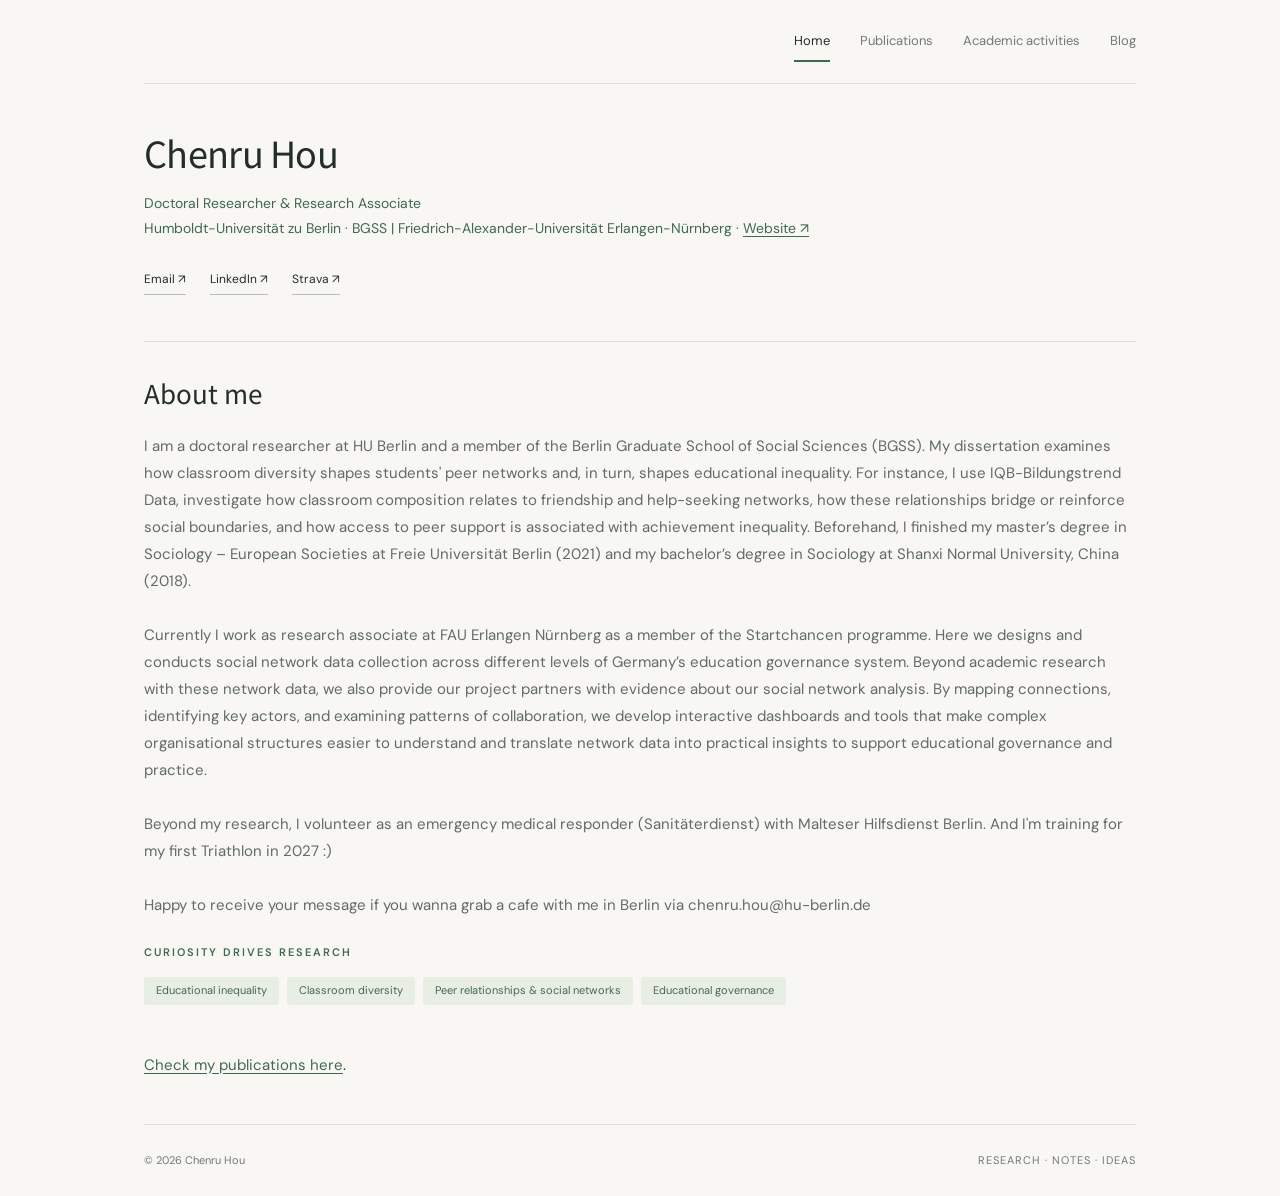
<file: index.html>
<!doctype html><html lang="en"><head><meta charset="utf-8"><meta name="viewport" content="width=device-width, initial-scale=1"><meta name="description" content="Chenru Hou is a doctoral researcher in sociology of education at HU Berlin and a research associate at FAU. Research on classroom diversity, peer networks, and educational inequality."><link rel="canonical" href="https://chenru-hou.github.io/"><meta property="og:url" content="https://chenru-hou.github.io/"><meta property="og:type" content="website"><meta property="og:title" content="Home · Chenru Hou"><meta property="og:description" content="Chenru Hou is a doctoral researcher in sociology of education at HU Berlin and a research associate at FAU. Research on classroom diversity, peer networks, and educational inequality."><script type="application/ld+json">{"@context": "https://schema.org", "@type": "Person", "name": "Chenru Hou", "url": "https://chenru-hou.github.io", "jobTitle": "Doctoral Researcher & Research Associate", "sameAs": ["https://www.linkedin.com/in/chenru-hou", "https://www.strava.com/athletes/106251695"]}</script><title>Home · Chenru Hou</title><link rel="stylesheet" href="assets/style.css"><link rel="icon" href="data:image/svg+xml,%3Csvg xmlns='http://www.w3.org/2000/svg' viewBox='0 0 32 32'%3E%3Ccircle cx='16' cy='16' r='12' fill='%23416950'/%3E%3C/svg%3E"></head><body><a class="skip" href="#main">Skip to content</a><div class="shell"><header><nav aria-label="Main navigation"><a href="index.html" aria-current="page">Home</a><a href="publications.html">Publications</a><a href="conference.html">Academic activities</a><a href="blog.html">Blog</a></nav></header><main id="main"><section class="hero"><div><h1>Chenru Hou</h1><div class="role">Doctoral Researcher &amp; Research Associate<br>Humboldt-Universität zu Berlin · BGSS | Friedrich-Alexander-Universität Erlangen-Nürnberg · <a href="https://www.paedagogik.phil.fau.de/person/chenru-hou/">Website ↗</a></div><p class="intro" hidden></p><div class="social"><a href="mailto:chenru.hou@hu-berlin.de">Email ↗</a><a href="https://www.linkedin.com/in/chenru-hou">LinkedIn ↗</a><a href="https://www.strava.com/athletes/106251695">Strava ↗</a></div></div></section><section class="section"><div class="section-title"><h2>About me</h2></div><div class="about-grid"><p>I am a doctoral researcher at HU Berlin and a member of the Berlin Graduate School of Social Sciences (BGSS). My dissertation examines how classroom diversity shapes students&#x27; peer networks and, in turn, shapes educational inequality. For instance, I use IQB-Bildungstrend Data, investigate how classroom composition relates to friendship and help-seeking networks, how these relationships bridge or reinforce social boundaries, and how access to peer support is associated with achievement inequality. Beforehand, I finished my master’s degree in Sociology – European Societies at Freie Universität Berlin (2021) and my bachelor’s degree in Sociology at Shanxi Normal University, China (2018).

Currently I work as research associate at FAU Erlangen Nürnberg as a member of the Startchancen programme. Here we designs and conducts social network data collection across different levels of Germany’s education governance system. Beyond academic research with these network data, we also provide our project partners with evidence about our social network analysis. By mapping connections, identifying key actors, and examining patterns of collaboration, we develop interactive dashboards and tools that make complex organisational structures easier to understand and translate network data into practical insights to support educational governance and practice.

Beyond my research, I volunteer as an emergency medical responder (Sanitäterdienst) with Malteser Hilfsdienst Berlin. And I&#x27;m training for my first Triathlon in 2027 :) 

Happy to receive your message if you wanna grab a cafe with me in Berlin via chenru.hou@hu-berlin.de</p><div class="research-interests"><div class="eyebrow">CURIOSITY DRIVES RESEARCH</div><div class="tags"><span class="tag">Educational inequality</span><span class="tag">Classroom diversity</span><span class="tag">Peer relationships &amp; social networks</span><span class="tag">Educational governance</span></div></div></div></section><p class="publication-prompt"><a href="publications.html" style="color:var(--green);text-decoration:underline;text-underline-offset:3px">Check my publications here</a>.</p></main><footer><span>© 2026 Chenru Hou</span><span class="footer-mark">RESEARCH · NOTES · IDEAS</span></footer></div></body></html>
</file>
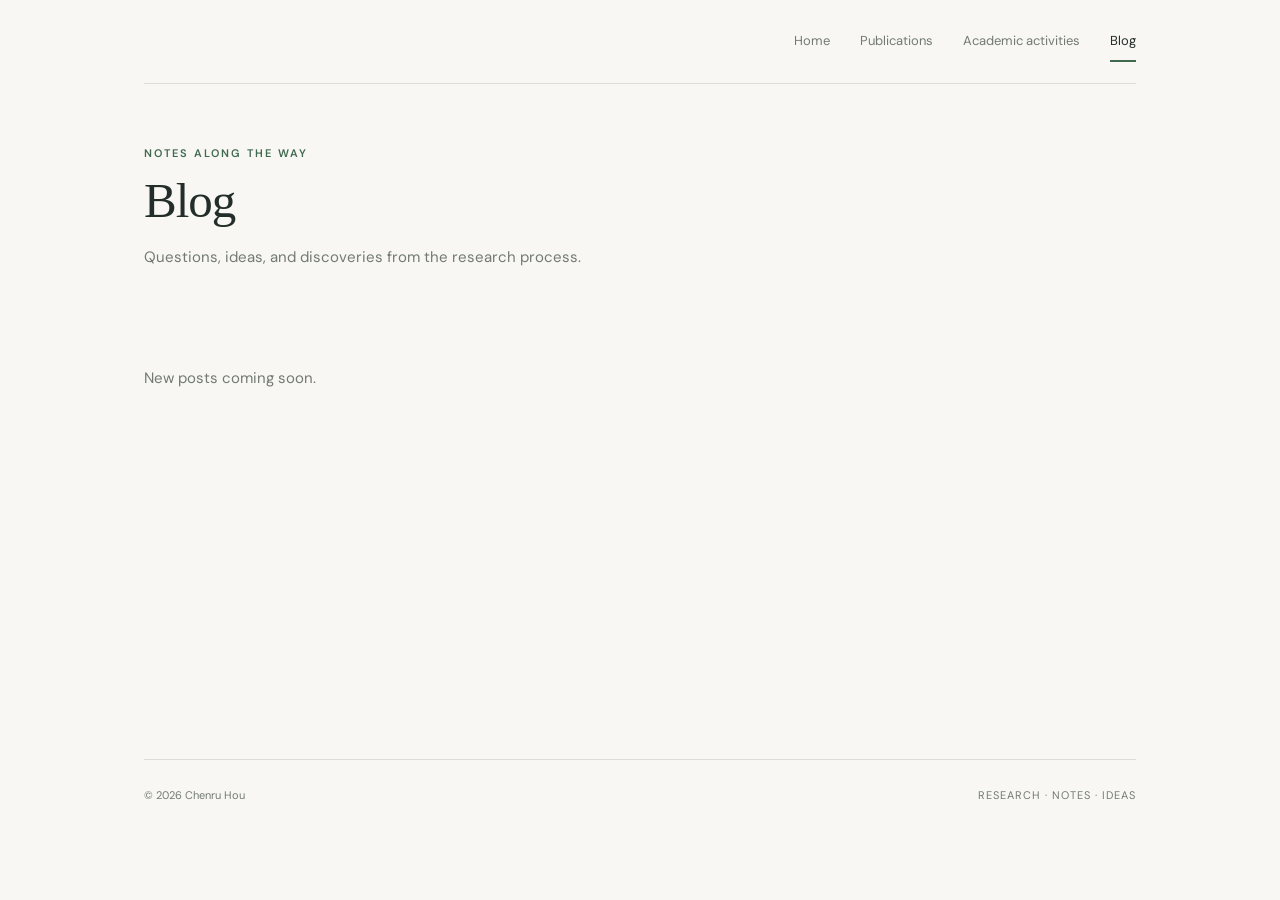
<file: blog.html>
<!doctype html><html lang="en"><head><meta charset="utf-8"><meta name="viewport" content="width=device-width, initial-scale=1"><meta name="description" content="Chenru Hou is a doctoral researcher in sociology of education at HU Berlin and a research associate at FAU. Research on classroom diversity, peer networks, and educational inequality."><link rel="canonical" href="https://chenru-hou.github.io/blog.html"><meta property="og:url" content="https://chenru-hou.github.io/blog.html"><meta property="og:type" content="website"><meta property="og:title" content="Blog · Chenru Hou"><meta property="og:description" content="Chenru Hou is a doctoral researcher in sociology of education at HU Berlin and a research associate at FAU. Research on classroom diversity, peer networks, and educational inequality."><title>Blog · Chenru Hou</title><link rel="stylesheet" href="assets/style.css"><link rel="icon" href="data:image/svg+xml,%3Csvg xmlns='http://www.w3.org/2000/svg' viewBox='0 0 32 32'%3E%3Ccircle cx='16' cy='16' r='12' fill='%23416950'/%3E%3C/svg%3E"></head><body><a class="skip" href="#main">Skip to content</a><div class="shell"><header><nav aria-label="Main navigation"><a href="index.html">Home</a><a href="publications.html">Publications</a><a href="conference.html">Academic activities</a><a href="blog.html" aria-current="page">Blog</a></nav></header><main id="main"><div class="page-head"><div class="eyebrow">NOTES ALONG THE WAY</div><h1>Blog</h1><p>Questions, ideas, and discoveries from the research process.</p></div><p class="empty">New posts coming soon.</p></main><footer><span>© 2026 Chenru Hou</span><span class="footer-mark">RESEARCH · NOTES · IDEAS</span></footer></div></body></html>
</file>
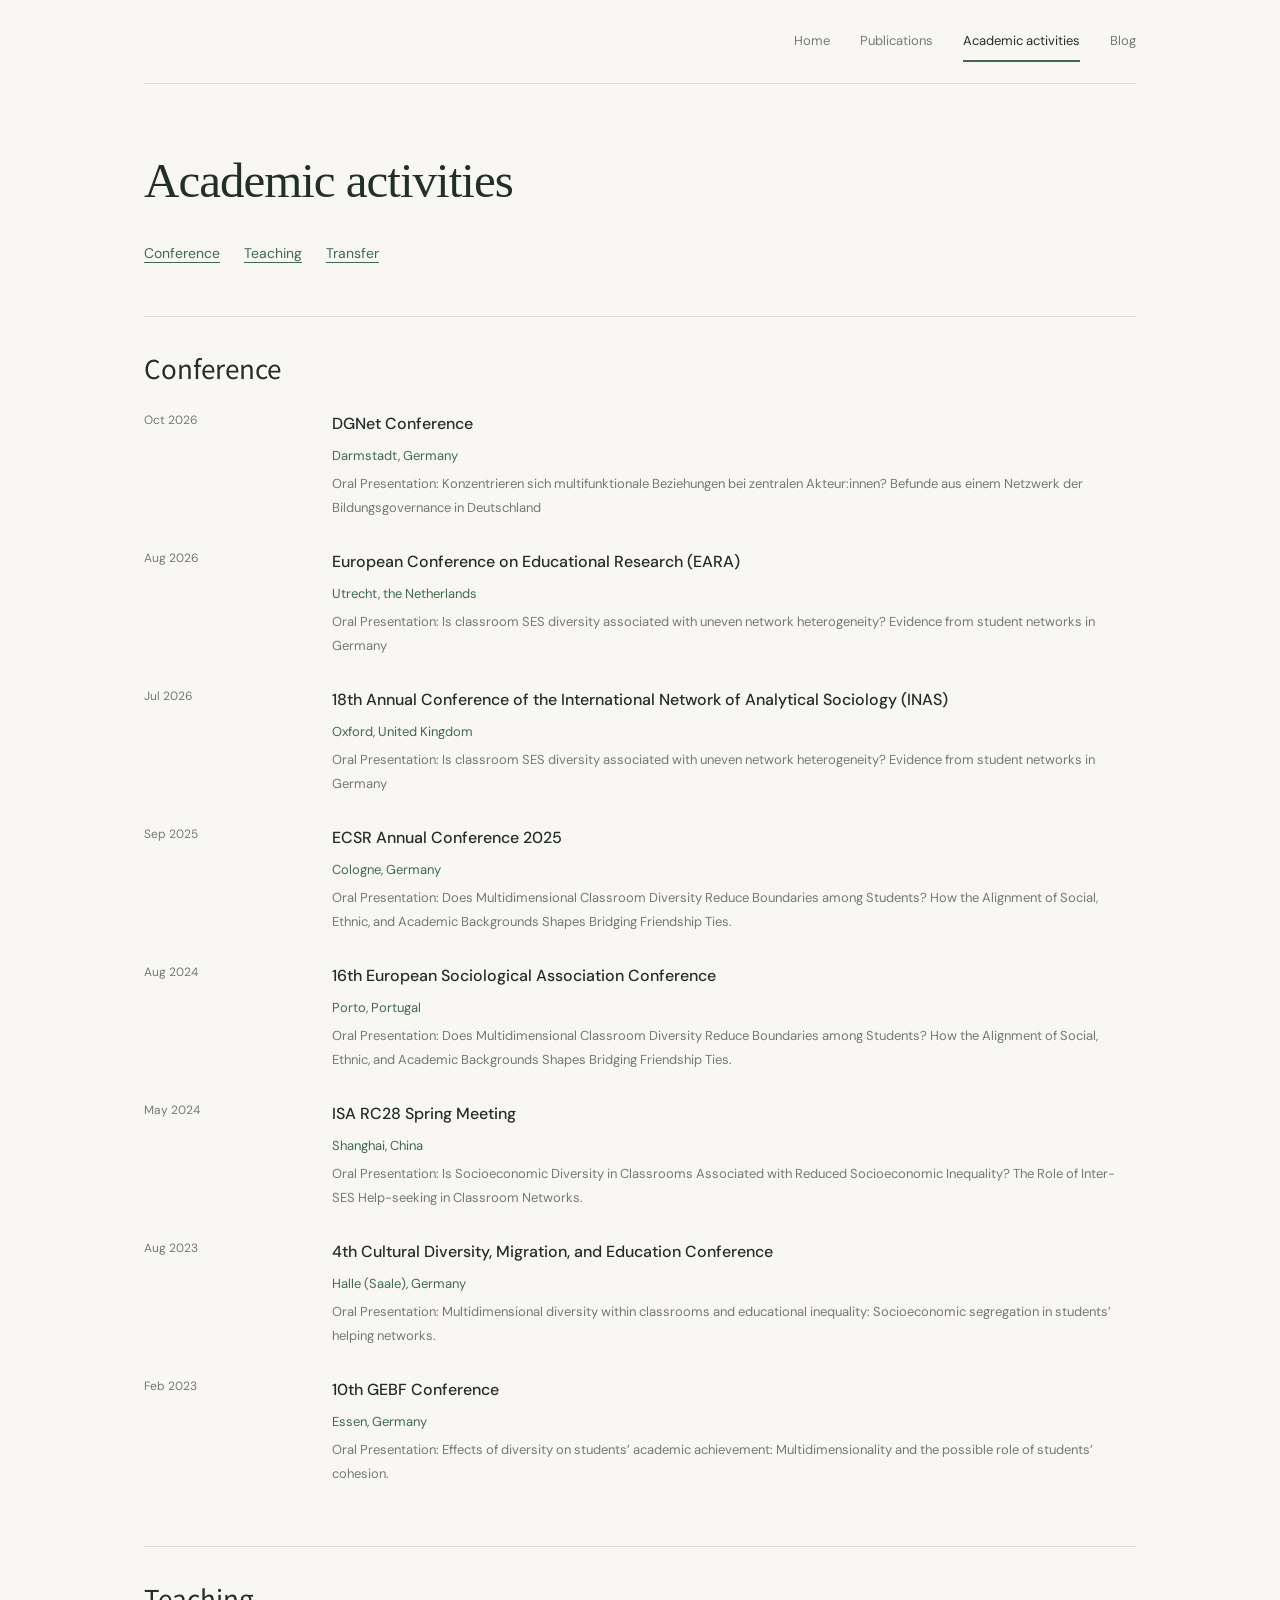
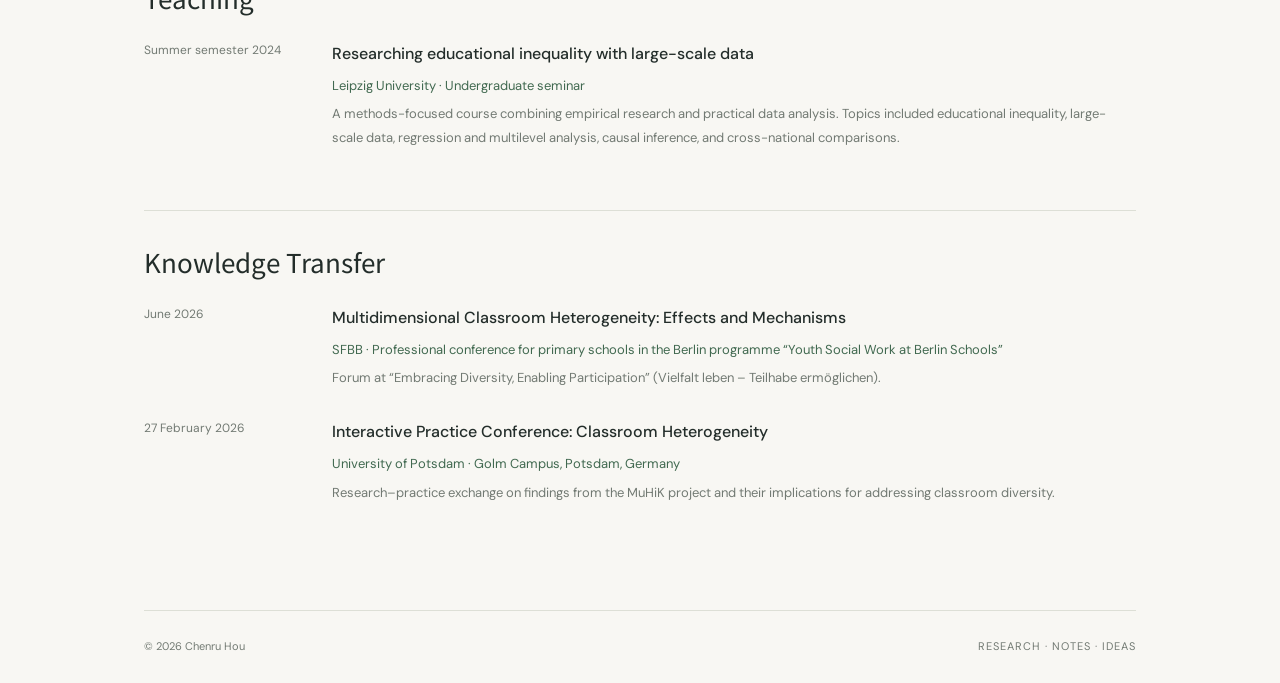
<file: conference.html>
<!doctype html><html lang="en"><head><meta charset="utf-8"><meta name="viewport" content="width=device-width, initial-scale=1"><meta name="description" content="Chenru Hou is a doctoral researcher in sociology of education at HU Berlin and a research associate at FAU. Research on classroom diversity, peer networks, and educational inequality."><link rel="canonical" href="https://chenru-hou.github.io/conference.html"><meta property="og:url" content="https://chenru-hou.github.io/conference.html"><meta property="og:type" content="website"><meta property="og:title" content="Academic activities · Chenru Hou"><meta property="og:description" content="Chenru Hou is a doctoral researcher in sociology of education at HU Berlin and a research associate at FAU. Research on classroom diversity, peer networks, and educational inequality."><title>Academic activities · Chenru Hou</title><link rel="stylesheet" href="assets/style.css"><link rel="icon" href="data:image/svg+xml,%3Csvg xmlns='http://www.w3.org/2000/svg' viewBox='0 0 32 32'%3E%3Ccircle cx='16' cy='16' r='12' fill='%23416950'/%3E%3C/svg%3E"></head><body><a class="skip" href="#main">Skip to content</a><div class="shell"><header><nav aria-label="Main navigation"><a href="index.html">Home</a><a href="publications.html">Publications</a><a href="conference.html" aria-current="page">Academic activities</a><a href="blog.html">Blog</a></nav></header><main id="main"><div class="page-head"><h1>Academic activities</h1><nav class="activity-index" aria-label="Academic activities index"><a href="#conference">Conference</a><a href="#teaching">Teaching</a><a href="#transfer">Transfer</a></nav></div><section class="section" id="conference" aria-label="Conference"><div class="section-title"><h2>Conference</h2></div><article class="vita-row"><div class="date">Oct 2026</div><div><h3>DGNet Conference</h3><p class="institution">Darmstadt, Germany</p><p>Oral Presentation: Konzentrieren sich multifunktionale Beziehungen bei zentralen Akteur:innen? Befunde aus einem Netzwerk der Bildungsgovernance in Deutschland</p></div></article><article class="vita-row"><div class="date">Aug 2026</div><div><h3>European Conference on Educational Research (EARA)</h3><p class="institution">Utrecht, the Netherlands</p><p>Oral Presentation: Is classroom SES diversity associated with uneven network heterogeneity? Evidence from student networks in Germany</p></div></article><article class="vita-row"><div class="date">Jul 2026</div><div><h3>18th Annual Conference of the International Network of Analytical Sociology (INAS)</h3><p class="institution">Oxford, United Kingdom</p><p>Oral Presentation: Is classroom SES diversity associated with uneven network heterogeneity? Evidence from student networks in Germany</p></div></article><article class="vita-row"><div class="date">Sep 2025</div><div><h3>ECSR Annual Conference 2025</h3><p class="institution">Cologne, Germany</p><p>Oral Presentation: Does Multidimensional Classroom Diversity Reduce Boundaries among Students? How the Alignment of Social, Ethnic, and Academic Backgrounds Shapes Bridging Friendship Ties.</p></div></article><article class="vita-row"><div class="date">Aug 2024</div><div><h3>16th European Sociological Association Conference</h3><p class="institution">Porto, Portugal</p><p>Oral Presentation: Does Multidimensional Classroom Diversity Reduce Boundaries among Students? How the Alignment of Social, Ethnic, and Academic Backgrounds Shapes Bridging Friendship Ties.</p></div></article><article class="vita-row"><div class="date">May 2024</div><div><h3>ISA RC28 Spring Meeting</h3><p class="institution">Shanghai, China</p><p>Oral Presentation: Is Socioeconomic Diversity in Classrooms Associated with Reduced Socioeconomic Inequality? The Role of Inter-SES Help-seeking in Classroom Networks.</p></div></article><article class="vita-row"><div class="date">Aug 2023</div><div><h3>4th Cultural Diversity, Migration, and Education Conference</h3><p class="institution">Halle (Saale), Germany</p><p>Oral Presentation: Multidimensional diversity within classrooms and educational inequality: Socioeconomic segregation in students’ helping networks.</p></div></article><article class="vita-row"><div class="date">Feb 2023</div><div><h3>10th GEBF Conference</h3><p class="institution">Essen, Germany</p><p>Oral Presentation: Effects of diversity on students’ academic achievement: Multidimensionality and the possible role of students’ cohesion.</p></div></article></section><section class="section" id="teaching" aria-label="Teaching"><div class="section-title"><h2>Teaching</h2></div><article class="vita-row"><div class="date">Summer semester 2024</div><div><h3>Researching educational inequality with large-scale data</h3><p class="institution">Leipzig University · Undergraduate seminar</p><p>A methods-focused course combining empirical research and practical data analysis. Topics included educational inequality, large-scale data, regression and multilevel analysis, causal inference, and cross-national comparisons.</p></div></article></section><section class="section" id="transfer" aria-label="Knowledge Transfer"><div class="section-title"><h2>Knowledge Transfer</h2></div><article class="vita-row"><div class="date">June 2026</div><div><h3>Multidimensional Classroom Heterogeneity: Effects and Mechanisms</h3><p class="institution">SFBB · Professional conference for primary schools in the Berlin programme “Youth Social Work at Berlin Schools”</p><p>Forum at “Embracing Diversity, Enabling Participation” (Vielfalt leben – Teilhabe ermöglichen).</p></div></article><article class="vita-row"><div class="date">27 February 2026</div><div><h3>Interactive Practice Conference: Classroom Heterogeneity</h3><p class="institution">University of Potsdam · Golm Campus, Potsdam, Germany</p><p>Research–practice exchange on findings from the MuHiK project and their implications for addressing classroom diversity.</p></div></article></section></main><footer><span>© 2026 Chenru Hou</span><span class="footer-mark">RESEARCH · NOTES · IDEAS</span></footer></div></body></html>
</file>
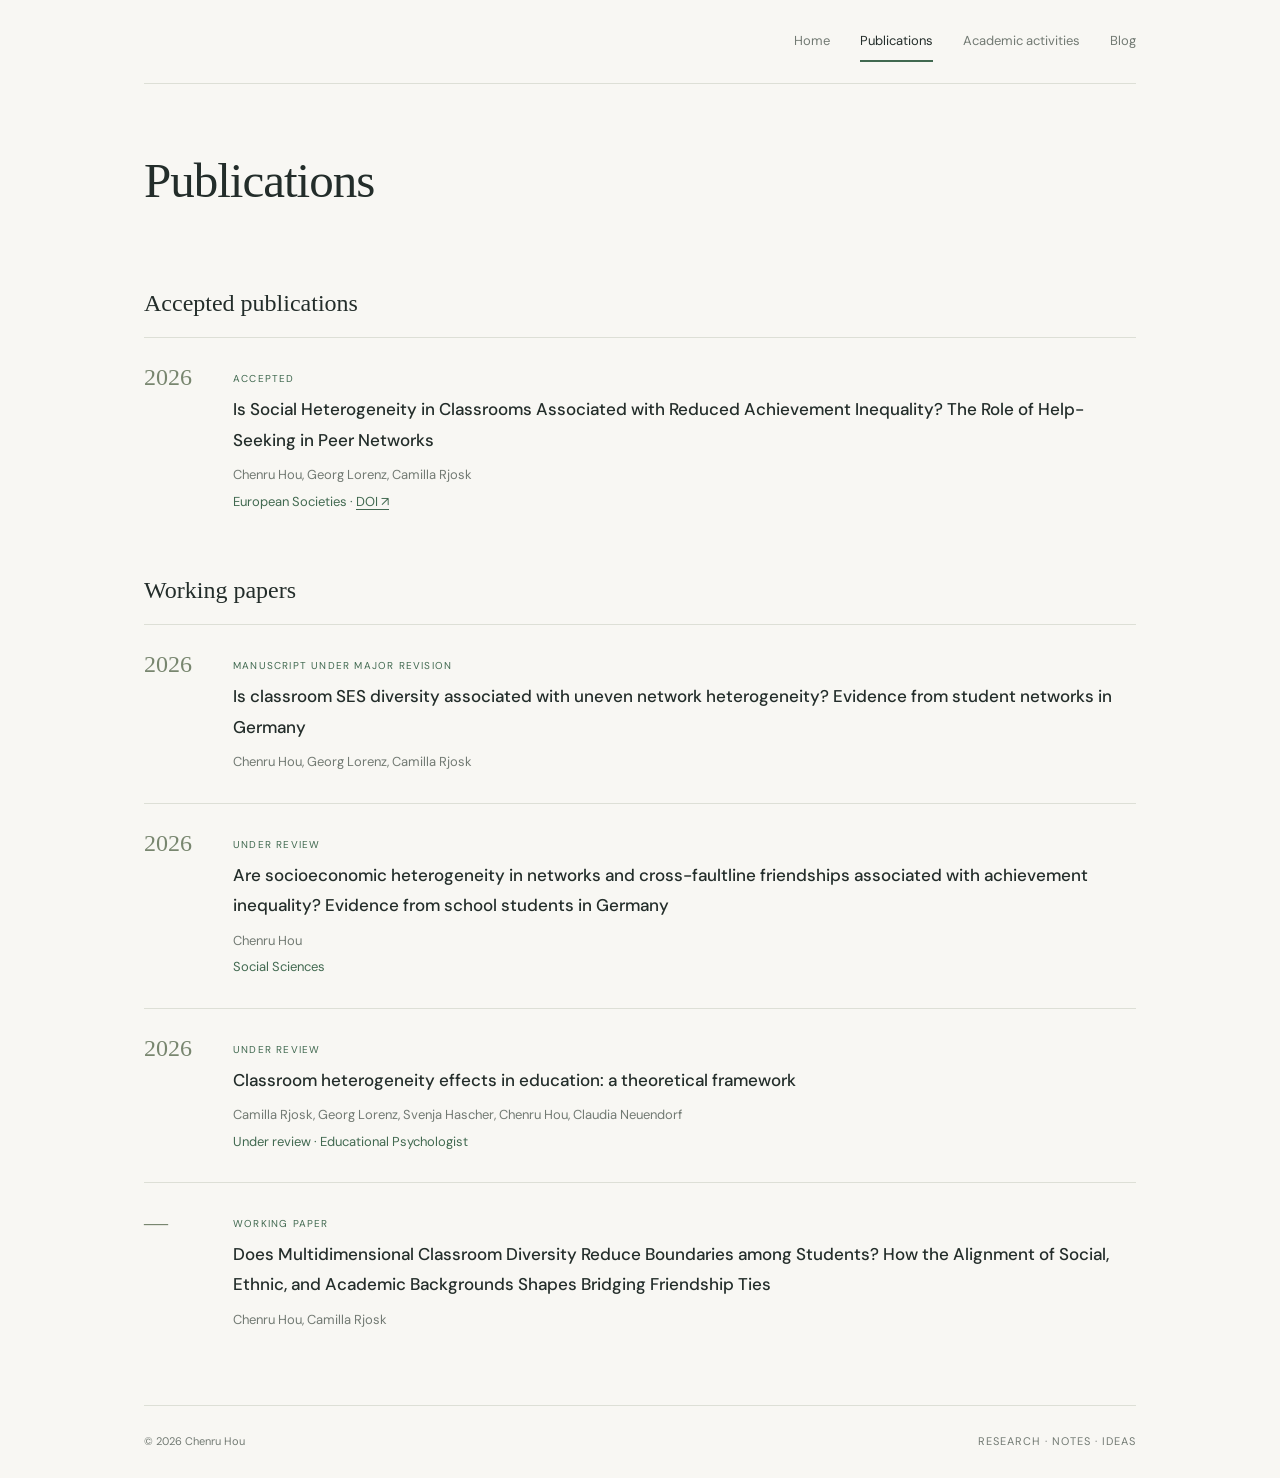
<file: publications.html>
<!doctype html><html lang="en"><head><meta charset="utf-8"><meta name="viewport" content="width=device-width, initial-scale=1"><meta name="description" content="Chenru Hou is a doctoral researcher in sociology of education at HU Berlin and a research associate at FAU. Research on classroom diversity, peer networks, and educational inequality."><link rel="canonical" href="https://chenru-hou.github.io/publications.html"><meta property="og:url" content="https://chenru-hou.github.io/publications.html"><meta property="og:type" content="website"><meta property="og:title" content="Publications · Chenru Hou"><meta property="og:description" content="Chenru Hou is a doctoral researcher in sociology of education at HU Berlin and a research associate at FAU. Research on classroom diversity, peer networks, and educational inequality."><title>Publications · Chenru Hou</title><link rel="stylesheet" href="assets/style.css"><link rel="icon" href="data:image/svg+xml,%3Csvg xmlns='http://www.w3.org/2000/svg' viewBox='0 0 32 32'%3E%3Ccircle cx='16' cy='16' r='12' fill='%23416950'/%3E%3C/svg%3E"></head><body><a class="skip" href="#main">Skip to content</a><div class="shell"><header><nav aria-label="Main navigation"><a href="index.html">Home</a><a href="publications.html" aria-current="page">Publications</a><a href="conference.html">Academic activities</a><a href="blog.html">Blog</a></nav></header><main id="main"><div class="page-head"><h1>Publications</h1></div><h2 class="pub-group">Accepted publications</h2><article class="pub"><div class="year">2026</div><div><span class="type">Accepted</span><h3>Is Social Heterogeneity in Classrooms Associated with Reduced Achievement Inequality? The Role of Help-Seeking in Peer Networks</h3><p>Chenru Hou, Georg Lorenz, Camilla Rjosk</p><p class="venue"><span class="venue-text">European Societies </span> · <a class="doi" href="https://doi.org/10.1162/EUSO.a.86">DOI ↗</a></p><div class="pub-links"></div></div></article><h2 class="pub-group">Working papers</h2><article class="pub"><div class="year">2026</div><div><span class="type">MANUSCRIPT UNDER MAJOR REVISION</span><h3>Is classroom SES diversity associated with uneven network heterogeneity? Evidence from student networks in Germany</h3><p>Chenru Hou, Georg Lorenz, Camilla Rjosk</p><p class="venue" hidden><span class="venue-text">
</span></p><div class="pub-links"></div></div></article><article class="pub" id="paper-4"><div class="year">2026</div><div><span class="type">Under review</span><h3>Are socioeconomic heterogeneity in networks and cross-faultline friendships associated with achievement inequality? Evidence from school students in Germany</h3><p>Chenru Hou</p><p class="venue"><span class="venue-text">Social Sciences</span></p><div class="pub-links"></div></div></article><article class="pub"><div class="year">2026</div><div><span class="type">Under review</span><h3>Classroom heterogeneity effects in education: a theoretical framework</h3><p>Camilla Rjosk, Georg Lorenz, Svenja Hascher, Chenru Hou, Claudia Neuendorf</p><p class="venue"><span class="venue-text">Under review · Educational Psychologist</span></p><div class="pub-links"></div></div></article><article class="pub"><div class="year">—</div><div><span class="type">Working paper</span><h3>Does Multidimensional Classroom Diversity Reduce Boundaries among Students? How the Alignment of Social, Ethnic, and Academic Backgrounds Shapes Bridging Friendship Ties</h3><p>Chenru Hou, Camilla Rjosk</p><p class="venue" hidden><span class="venue-text"></span></p><div class="pub-links"></div></div></article></main><footer><span>© 2026 Chenru Hou</span><span class="footer-mark">RESEARCH · NOTES · IDEAS</span></footer></div></body></html>
</file>
<file: assets/style.css>
@import url('https://fonts.googleapis.com/css2?family=DM+Sans:wght@400;500;600;700&family=Noto+Sans+SC:wght@400;500;600&display=swap');
:root{--paper:#f8f7f3;--ink:#232d2a;--muted:#727a73;--line:#dddfd6;--green:#416950;--pale:#e9eee5}*{box-sizing:border-box}body{margin:0;background:var(--paper);color:var(--ink);font:15px/1.8 'DM Sans','Noto Sans SC',sans-serif}a{color:inherit;text-decoration:none}a:hover{color:var(--green)}a:focus-visible,button:focus-visible{outline:2px solid var(--green);outline-offset:5px}.skip{position:absolute;left:20px;top:-100px}.skip:focus{top:10px;background:white;z-index:3}.shell{max-width:1080px;margin:auto;padding:0 44px}header{height:100px;display:flex;align-items:center;justify-content:space-between;border-bottom:1px solid var(--line)}.brand{font-size:17px;font-weight:700;letter-spacing:-.5px}.brand i{display:inline-block;width:9px;height:9px;border-radius:50%;background:var(--green);margin-right:11px}nav{display:flex;gap:30px;font-size:13px}nav a{padding:8px 0;color:var(--muted)}nav a[aria-current=page]{color:var(--ink);border-bottom:2px solid var(--green)}main{min-height:70vh}.eyebrow{font-size:11px;letter-spacing:2px;text-transform:uppercase;color:var(--green);font-weight:600}.hero{display:grid;grid-template-columns:1fr 240px;gap:80px;padding:76px 0 60px}.hero h1{font-family:Georgia,'Noto Sans SC',serif;font-weight:400;font-size:61px;line-height:1.15;letter-spacing:-2px;margin:15px 0}.cn{font-size:17px;color:var(--muted);margin-left:12px;letter-spacing:1px}.role{font-size:14px;color:var(--green);margin-bottom:24px}.intro{max-width:540px;color:#535e56;font-size:16px}.portrait{width:220px;height:260px;background:#e5e9df;border:1px solid #d7ddcf;position:relative;display:flex;align-items:center;justify-content:center;border-radius:110px 110px 8px 8px;margin-top:15px;overflow:hidden}.portrait svg{width:155px;color:#8e9e87}.portrait span{position:absolute;bottom:15px;font-size:10px;letter-spacing:2px;color:#64765b}.social{display:flex;gap:24px;font-size:12px;margin-top:28px}.social a{border-bottom:1px solid #b6c1b4;padding-bottom:3px}.section{padding:32px 0;border-top:1px solid var(--line)}.section-title{display:flex;align-items:baseline;justify-content:space-between;gap:20px;margin-bottom:22px}.section h2{font:400 26px Georgia,'Noto Sans SC',serif;margin:0}.section-title a{font-size:12px;color:var(--green)}.about-grid{display:grid;grid-template-columns:1fr;gap:24px}.research-interests .eyebrow{margin-bottom:14px}.about-grid p{margin:0;color:#626b64;white-space:pre-wrap}.tags{display:flex;gap:8px;flex-wrap:wrap;align-content:start}.tag{background:var(--pale);color:var(--green);padding:4px 12px;font-size:11px;border-radius:3px}.news{display:flex;gap:28px;margin:15px 0}.date{font-size:12px;color:var(--muted);white-space:nowrap}.news p{margin:0}.page-head{padding:60px 0 34px}.page-head h1{font:400 49px Georgia,serif;letter-spacing:-1px;margin:8px 0 12px}.page-head p{color:var(--muted);max-width:650px}.draft-note{font-size:12px;color:var(--muted);border-left:2px solid #acb9a3;padding-left:12px;margin:20px 0 30px}.pub{display:grid;grid-template-columns:65px 1fr;gap:24px;padding:26px 0;border-top:1px solid var(--line)}.year{font:400 24px Georgia,serif;color:#78866f}.pub h3{font-size:17px;font-weight:500;margin:3px 0 8px}.pub p{margin:3px 0;color:var(--muted);font-size:13px}.pub .venue{color:var(--green)}.pub .type{font-size:10px;letter-spacing:1.2px;text-transform:uppercase;color:var(--green)}.pub-links{display:flex;gap:18px;margin-top:12px;font-size:12px}.blog-row{display:grid;grid-template-columns:110px 1fr 24px;gap:24px;border-top:1px solid var(--line);padding:30px 0}.blog-row h2{font-size:21px;font-weight:500;margin:8px 0}.blog-row p{color:var(--muted);font-size:14px;margin:0}.arrow{font-size:22px;color:var(--green)}.article{max-width:720px;padding:45px 0 70px}.article h1{font-size:34px;line-height:1.5;font-weight:500;margin:20px 0}.article h2{font-size:23px;margin-top:36px}.article p,.article li{color:#535e56}.article a{color:var(--green);text-decoration:underline}.back{color:var(--green);font-size:12px}footer{border-top:1px solid var(--line);padding:26px 0;margin-top:45px;display:flex;justify-content:space-between;color:var(--muted);font-size:11px}.footer-mark{letter-spacing:1px}.empty{padding:30px 0;color:var(--muted)}@media(max-width:700px){.shell{padding:0 24px}header{height:85px}nav{gap:18px;font-size:12px}.brand{font-size:14px}.hero{grid-template-columns:1fr;gap:22px;padding:45px 0}.hero h1{font-size:46px}.portrait{grid-row:1;width:100px;height:120px;margin:0}.portrait svg{width:70px}.portrait span{font-size:7px;bottom:8px}.cn{display:block;margin:12px 0}.about-grid{grid-template-columns:1fr;gap:22px}.page-head{padding-top:40px}.page-head h1{font-size:40px}.pub{grid-template-columns:48px 1fr;gap:12px}.blog-row{grid-template-columns:1fr 20px;gap:8px}.blog-row>.date{grid-column:1/-1}footer{gap:20px}.article h1{font-size:28px}}

.vita-row{display:grid;grid-template-columns:160px 1fr;gap:28px;margin:24px 0}.vita-row h3{font-size:16px;font-weight:500;margin:0}.vita-row p{font-size:13px;color:var(--muted);margin:5px 0}.vita-row .institution{color:var(--green)}.pub-group{font:400 24px Georgia,serif;margin:35px 0 20px}@media(max-width:700px){.vita-row{grid-template-columns:1fr;gap:6px}}

/* Compact introduction and navigation. */
header{justify-content:flex-end;height:84px}.hero{grid-template-columns:1fr;gap:0;padding:46px 0}.hero h1{font-size:36px;letter-spacing:-.7px;line-height:1.25;margin:0 0 16px}.intro{max-width:700px}.role{max-width:780px}@media(max-width:700px){header{height:72px}.hero{padding:34px 0}.hero h1{font-size:30px}}

/* Empty optional fields should not reserve space in reading mode. */
[hidden]{display:none!important}.pub-links:empty{display:none}

.pub .doi{white-space:nowrap;text-decoration:underline;text-underline-offset:3px}

.role a{text-decoration:underline;text-underline-offset:3px;white-space:nowrap}

/* Academic activities index and narrow navigation. */
.activity-index{display:flex;flex-wrap:wrap;gap:12px 24px;margin:24px 0 8px}
.activity-index a{color:var(--green);font-size:14px;text-decoration:underline;text-underline-offset:4px}
.section[id]{scroll-margin-top:24px}
@media(max-width:420px){header{height:auto;min-height:72px;padding:12px 0}header nav{flex-wrap:wrap;justify-content:flex-end;column-gap:16px;row-gap:0}}
</file>
